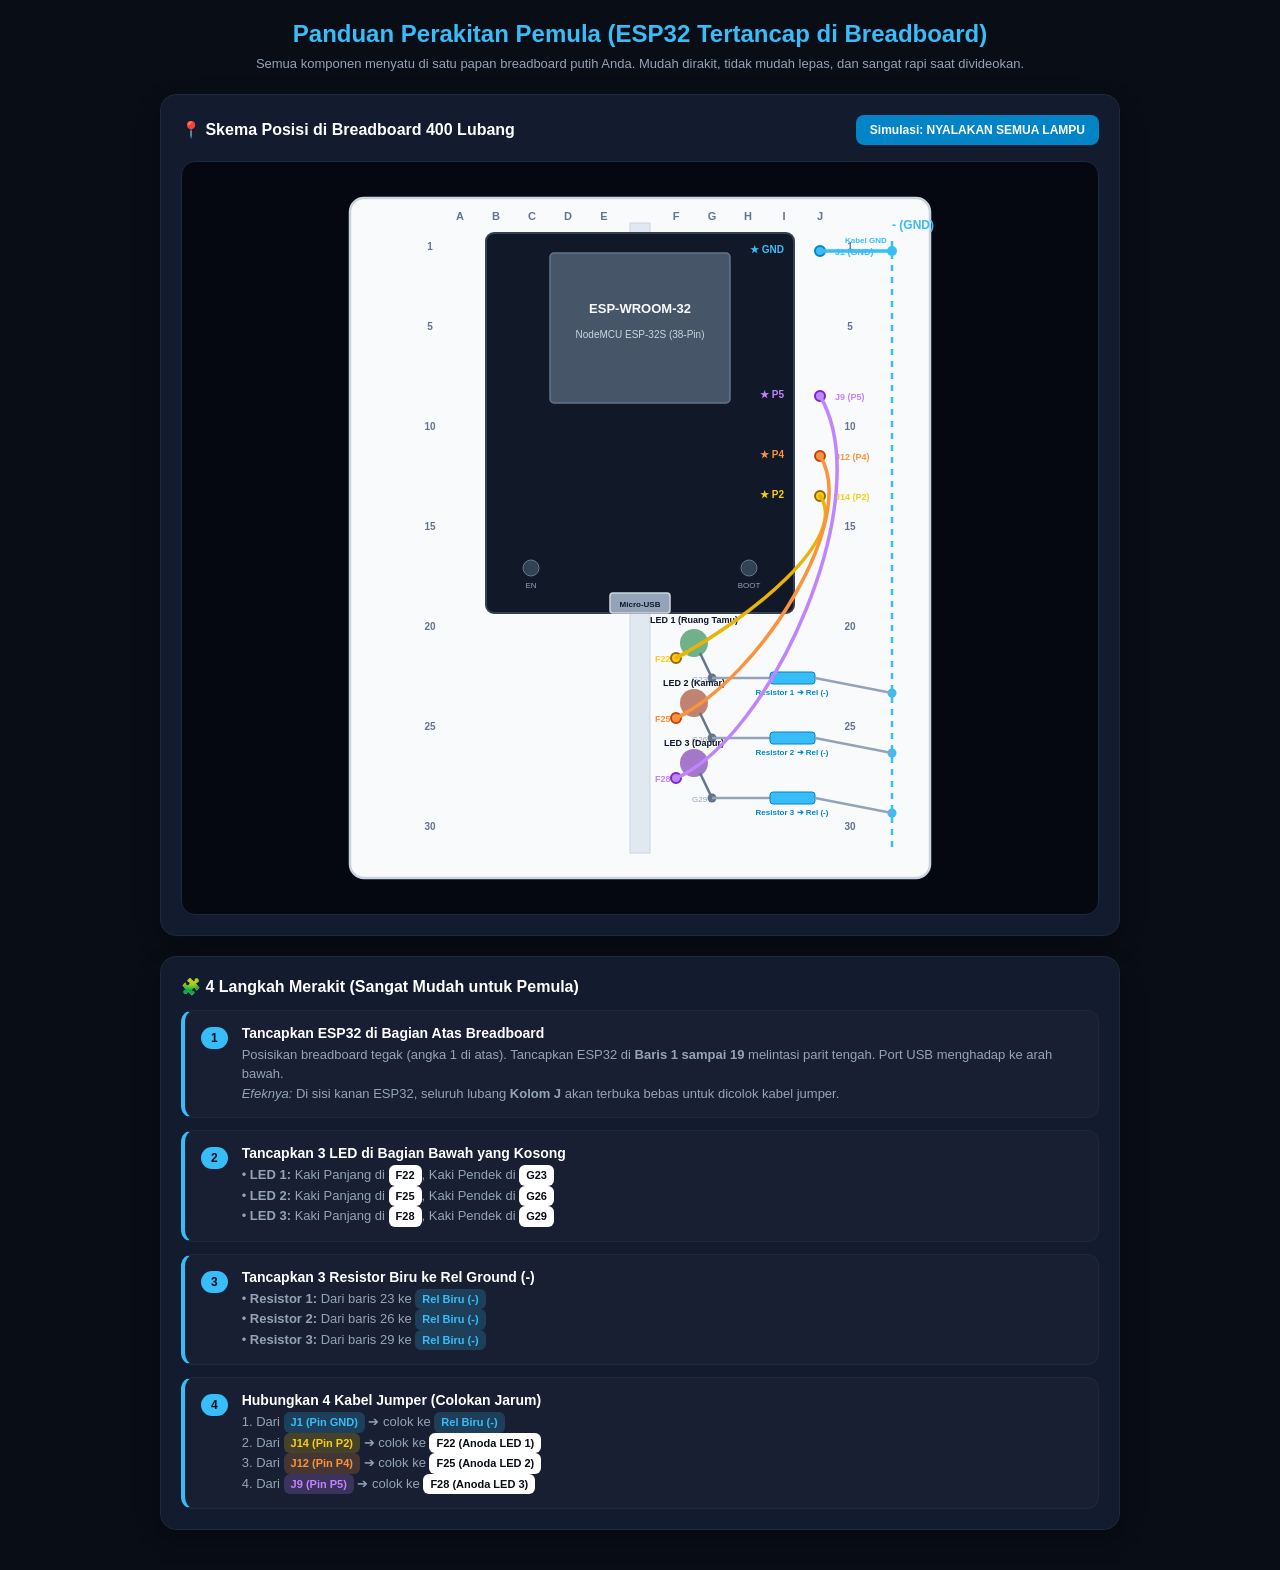
<file: wiring.html>
<!DOCTYPE html>
<html lang="id">
<head>
  <meta charset="UTF-8">
  <meta name="viewport" content="width=device-width, initial-scale=1.0">
  <title>Panduan Wiring Pemula - ESP32 Menyatu di Breadboard</title>
  <style>
    :root {
      --bg: #090d16;
      --card: #131b2e;
      --border: #1e293b;
      --text: #f8fafc;
      --muted: #94a3b8;
      --accent: #38bdf8;
      --p2: #facc15;
      --p4: #fb923c;
      --p5: #c084fc;
      --gnd: #38bdf8;
    }

    * {
      box-sizing: border-box;
      margin: 0;
      padding: 0;
      font-family: -apple-system, BlinkMacSystemFont, "Segoe UI", Roboto, sans-serif;
    }

    body {
      background-color: var(--bg);
      color: var(--text);
      padding: 20px 14px;
      display: flex;
      flex-direction: column;
      align-items: center;
    }

    .container {
      width: 100%;
      max-width: 960px;
    }

    header {
      text-align: center;
      margin-bottom: 20px;
    }

    header h1 {
      font-size: 24px;
      color: var(--accent);
      margin-bottom: 6px;
    }

    header p {
      color: var(--muted);
      font-size: 13px;
      line-height: 1.5;
    }

    /* Card */
    .card {
      background: var(--card);
      border: 1px solid var(--border);
      border-radius: 16px;
      padding: 20px;
      margin-bottom: 20px;
      box-shadow: 0 10px 25px rgba(0,0,0,0.3);
    }

    .card-header {
      display: flex;
      justify-content: space-between;
      align-items: center;
      flex-wrap: wrap;
      gap: 10px;
      margin-bottom: 16px;
    }

    .card-title {
      font-size: 16px;
      font-weight: 700;
      color: #ffffff;
      display: flex;
      align-items: center;
      gap: 8px;
    }

    .btn-sim {
      background: #0284c7;
      color: #ffffff;
      border: none;
      padding: 8px 14px;
      border-radius: 8px;
      font-weight: 600;
      font-size: 12px;
      cursor: pointer;
      transition: all 0.2s;
    }
    .btn-sim:hover { background: #0369a1; }
    .btn-sim.active { background: #dc2626; }

    /* SVG Schematic Wrapper */
    .diagram-wrapper {
      background: #050811;
      border-radius: 14px;
      border: 1px solid var(--border);
      padding: 16px;
      overflow-x: auto;
      display: flex;
      justify-content: center;
    }

    svg {
      min-width: 780px;
      height: 720px;
    }

    /* Checklist Step-by-Step Lego Style */
    .lego-steps {
      display: grid;
      grid-template-columns: 1fr;
      gap: 12px;
      margin-top: 14px;
    }

    .step-card {
      background: rgba(255, 255, 255, 0.02);
      border: 1px solid var(--border);
      border-radius: 12px;
      padding: 14px 16px;
      display: flex;
      gap: 14px;
      align-items: flex-start;
      border-left: 4px solid var(--accent);
    }

    .step-badge {
      background: var(--accent);
      color: #090d16;
      font-weight: 900;
      font-size: 12px;
      padding: 4px 10px;
      border-radius: 999px;
      flex-shrink: 0;
      margin-top: 2px;
    }

    .step-body h4 {
      font-size: 14px;
      color: #ffffff;
      margin-bottom: 4px;
    }

    .step-body p {
      font-size: 13px;
      color: var(--muted);
      line-height: 1.5;
    }

    .pin-pill {
      display: inline-block;
      padding: 2px 7px;
      border-radius: 6px;
      font-weight: 700;
      font-size: 11px;
    }

    .pill-p2 { background: rgba(250, 204, 21, 0.2); color: #facc15; }
    .pill-p4 { background: rgba(251, 146, 60, 0.2); color: #fb923c; }
    .pill-p5 { background: rgba(192, 132, 252, 0.2); color: #c084fc; }
    .pill-gnd { background: rgba(56, 189, 248, 0.2); color: #38bdf8; }
    .pill-hole { background: #ffffff; color: #090d16; font-weight: 900; }
  </style>
</head>
<body>

  <div class="container">
    <header>
      <h1>Panduan Perakitan Pemula (ESP32 Tertancap di Breadboard)</h1>
      <p>Semua komponen menyatu di satu papan breadboard putih Anda. Mudah dirakit, tidak mudah lepas, dan sangat rapi saat divideokan.</p>
    </header>

    <!-- CARD 1: DIAGRAM WIRING LENGKAP -->
    <div class="card">
      <div class="card-header">
        <div class="card-title">
          <span>📍 Skema Posisi di Breadboard 400 Lubang</span>
        </div>
        <button class="btn-sim" id="btnSim" onclick="toggleAllSim()">Simulasi: NYALAKAN SEMUA LAMPU</button>
      </div>

      <div class="diagram-wrapper">
        <svg viewBox="0 0 780 720" id="circuitSvg">
          <defs>
            <filter id="glow" x="-50%" y="-50%" width="200%" height="200%">
              <feGaussianBlur stdDeviation="8" result="blur" />
              <feMerge>
                <feMergeNode in="blur" />
                <feMergeNode in="SourceGraphic" />
              </feMerge>
            </filter>
          </defs>

          <!-- ================= BREADBOARD PUTIH (30 BARIS) ================= -->
          <g transform="translate(100, 20)">
            <!-- Bodi Plastik Breadboard Putih -->
            <rect x="0" y="0" width="580" height="680" rx="14" fill="#f8fafc" stroke="#cbd5e1" stroke-width="2.5"/>

            <!-- Parit Tengah (Center Ravine) -->
            <rect x="280" y="25" width="20" height="630" fill="#e2e8f0" stroke="#cbd5e1" stroke-width="1"/>
            <text x="290" y="340" fill="#94a3b8" font-size="9" font-weight="bold" text-anchor="middle" transform="rotate(-90 290 340)">PARIT TENGAH</text>

            <!-- Huruf Kolom Embossed: A B C D E | F G H I J -->
            <g font-size="11" fill="#64748b" font-weight="900" text-anchor="middle">
              <text x="110" y="22">A</text><text x="146" y="22">B</text><text x="182" y="22">C</text><text x="218" y="22">D</text><text x="254" y="22">E</text>
              <text x="326" y="22">F</text><text x="362" y="22">G</text><text x="398" y="22">H</text><text x="434" y="22">I</text><text x="470" y="22">J</text>
            </g>

            <!-- Nomor Baris Embossed: 1, 5, 10, 15, 20, 25, 30 -->
            <g font-size="10" fill="#64748b" font-weight="bold" text-anchor="middle">
              <text x="80" y="52">1</text>
              <text x="80" y="132">5</text>
              <text x="80" y="232">10</text>
              <text x="80" y="332">15</text>
              <text x="80" y="432">20</text>
              <text x="80" y="532">25</text>
              <text x="80" y="632">30</text>

              <text x="500" y="52">1</text>
              <text x="500" y="132">5</text>
              <text x="500" y="232">10</text>
              <text x="500" y="332">15</text>
              <text x="500" y="432">20</text>
              <text x="500" y="532">25</text>
              <text x="500" y="632">30</text>
            </g>

            <!-- Rel Daya Sisi Kanan (Rel Ground Biru Minus -) -->
            <g transform="translate(530, 35)">
              <text x="12" y="-4" fill="#38bdf8" font-size="12" font-weight="900">- (GND)</text>
              <line x1="12" y1="8" x2="12" y2="615" stroke="#38bdf8" stroke-width="2.5" stroke-dasharray="6"/>
              <!-- Titik Sambungan Ground -->
              <circle cx="12" cy="18" r="5" fill="#38bdf8"/>
              <circle cx="12" cy="460" r="4.5" fill="#38bdf8"/>
              <circle cx="12" cy="520" r="4.5" fill="#38bdf8"/>
              <circle cx="12" cy="580" r="4.5" fill="#38bdf8"/>
            </g>

            <!-- ================= ESP32 DITANCAPKAN DI ATAS BREADBOARD (BARIS 1 s/d 19) ================= -->
            <!-- ESP32 spans from Row 1 to Row 19, pin kiri masuk Kolom B, pin kanan masuk Kolom I -->
            <g transform="translate(136, 35)">
              <!-- Bodi Board ESP32 Menutupi Kolom B s/d I -->
              <rect x="0" y="0" width="308" height="380" rx="8" fill="#111827" stroke="#334155" stroke-width="2"/>
              
              <!-- Metal Shield ESP-WROOM-32 -->
              <rect x="64" y="20" width="180" height="150" rx="4" fill="#475569" stroke="#64748b" stroke-width="1.5"/>
              <text x="154" y="80" fill="#f8fafc" font-size="13" font-weight="bold" text-anchor="middle">ESP-WROOM-32</text>
              <text x="154" y="105" fill="#cbd5e1" font-size="10" text-anchor="middle">NodeMCU ESP-32S (38-Pin)</text>

              <!-- Port Micro-USB di Bagian Bawah Board (Menghadap Baris 19) -->
              <rect x="124" y="360" width="60" height="20" rx="3" fill="#94a3b8" stroke="#cbd5e1" stroke-width="1.5"/>
              <text x="154" y="374" fill="#0f172a" font-size="8" font-weight="bold" text-anchor="middle">Micro-USB</text>

              <!-- Tombol EN & BOOT -->
              <circle cx="45" cy="335" r="8" fill="#334155" stroke="#64748b"/>
              <text x="45" y="355" fill="#94a3b8" font-size="8" text-anchor="middle">EN</text>
              <circle cx="263" cy="335" r="8" fill="#334155" stroke="#64748b"/>
              <text x="263" y="355" fill="#94a3b8" font-size="8" text-anchor="middle">BOOT</text>

              <!-- PINOUT SISI KANAN (Tepat di Kolom I, terhubung ke Kolom J di sampingnya) -->
              <g font-size="9" fill="#cbd5e1" font-weight="bold" text-anchor="end">
                <!-- PIN GND (Baris 1) -->
                <text x="298" y="20" fill="#38bdf8" font-size="10" font-weight="900">★ GND</text>
                <!-- PIN P5 (Baris 9) -->
                <text x="298" y="165" fill="#c084fc" font-size="10" font-weight="900">★ P5</text>
                <!-- PIN P4 (Baris 12) -->
                <text x="298" y="225" fill="#fb923c" font-size="10" font-weight="900">★ P4</text>
                <!-- PIN P2 (Baris 14) -->
                <text x="298" y="265" fill="#facc15" font-size="10" font-weight="900">★ P2</text>
              </g>
            </g>

            <!-- LUBANG KOLOM J TERBUKA (Tempat Anda mencolok kabel di samping ESP32) -->
            <!-- Lubang J1 (Ground) -->
            <circle cx="470" cy="53" r="5" fill="#38bdf8" stroke="#0284c7" stroke-width="2"/>
            <text x="485" y="57" fill="#38bdf8" font-size="9" font-weight="900">J1 (GND)</text>

            <!-- Lubang J9 (Lampu 3) -->
            <circle cx="470" cy="198" r="5" fill="#c084fc" stroke="#7e22ce" stroke-width="2"/>
            <text x="485" y="202" fill="#c084fc" font-size="9" font-weight="900">J9 (P5)</text>

            <!-- Lubang J12 (Lampu 2) -->
            <circle cx="470" cy="258" r="5" fill="#fb923c" stroke="#c2410c" stroke-width="2"/>
            <text x="485" y="262" fill="#fb923c" font-size="9" font-weight="900">J12 (P4)</text>

            <!-- Lubang J14 (Lampu 1) -->
            <circle cx="470" cy="298" r="5" fill="#facc15" stroke="#a16207" stroke-width="2"/>
            <text x="485" y="302" fill="#facc15" font-size="9" font-weight="900">J14 (P2)</text>

            <!-- ================= KABEL JUMPER DARI PIN ESP32 KE BAWAH ================= -->
            <!-- 1. Kabel Ground: Dari Lubang J1 ke Rel Biru (-) -->
            <path d="M 470,53 L 542,53" stroke="#38bdf8" stroke-width="3.5" stroke-linecap="round"/>
            <text x="495" y="45" fill="#38bdf8" font-size="8" font-weight="bold">Kabel GND</text>

            <!-- ================= BAGIAN BAWAH BREADBOARD: TEMPAT 3 LED & 3 RESISTOR ================= -->
            
            <!-- --- SALURAN 1 (LAMPU 1 - BARIS 22 & 23) --- -->
            <g id="ledBlock1">
              <!-- Lubang Anoda F22 -->
              <circle cx="326" cy="460" r="5" fill="#facc15" stroke="#a16207" stroke-width="2"/>
              <text x="305" y="464" fill="#facc15" font-size="9" font-weight="bold">F22</text>
              <!-- Lubang Katoda G23 -->
              <circle cx="362" cy="480" r="4.5" fill="#64748b"/>
              <text x="342" y="484" fill="#94a3b8" font-size="8">G23</text>

              <!-- LED 1 -->
              <circle cx="344" cy="445" r="14" id="bulb1" fill="#15803d" opacity="0.6"/>
              <circle cx="344" cy="445" r="24" id="aura1" fill="#22c55e" opacity="0" filter="url(#glow)"/>
              <path d="M 338,455 L 326,460" stroke="#facc15" stroke-width="2.5"/>
              <path d="M 350,455 L 362,480" stroke="#64748b" stroke-width="2.5"/>
              <text x="344" y="425" fill="#0f172a" font-size="9" font-weight="bold" text-anchor="middle">LED 1 (Ruang Tamu)</text>

              <!-- Resistor 1: Dari Baris 23 ke Rel Ground (-) -->
              <line x1="362" y1="480" x2="420" y2="480" stroke="#94a3b8" stroke-width="2.5"/>
              <rect x="420" y="474" width="45" height="12" rx="3" fill="#38bdf8" stroke="#0284c7" stroke-width="1"/>
              <line x1="465" y1="480" x2="542" y2="495" stroke="#94a3b8" stroke-width="2.5"/>
              <text x="442" y="497" fill="#0284c7" font-size="8" font-weight="bold" text-anchor="middle">Resistor 1 ➔ Rel (-)</text>

              <!-- Kabel Kuning dari J14 (P2) ke F22 -->
              <path id="wire1" d="M 470,298 C 500,340 400,420 326,460" fill="none" stroke="#eab308" stroke-width="3.5" stroke-linecap="round"/>
            </g>

            <!-- --- SALURAN 2 (LAMPU 2 - BARIS 25 & 26) --- -->
            <g id="ledBlock2">
              <circle cx="326" cy="520" r="5" fill="#fb923c" stroke="#c2410c" stroke-width="2"/>
              <text x="305" y="524" fill="#fb923c" font-size="9" font-weight="bold">F25</text>
              <circle cx="362" cy="540" r="4.5" fill="#64748b"/>
              <text x="342" y="544" fill="#94a3b8" font-size="8">G26</text>

              <!-- LED 2 -->
              <circle cx="344" cy="505" r="14" id="bulb2" fill="#9a3412" opacity="0.6"/>
              <circle cx="344" cy="505" r="24" id="aura2" fill="#fb923c" opacity="0" filter="url(#glow)"/>
              <path d="M 338,515 L 326,520" stroke="#fb923c" stroke-width="2.5"/>
              <path d="M 350,515 L 362,540" stroke="#64748b" stroke-width="2.5"/>
              <text x="344" y="488" fill="#0f172a" font-size="9" font-weight="bold" text-anchor="middle">LED 2 (Kamar)</text>

              <!-- Resistor 2 -->
              <line x1="362" y1="540" x2="420" y2="540" stroke="#94a3b8" stroke-width="2.5"/>
              <rect x="420" y="534" width="45" height="12" rx="3" fill="#38bdf8" stroke="#0284c7" stroke-width="1"/>
              <line x1="465" y1="540" x2="542" y2="555" stroke="#94a3b8" stroke-width="2.5"/>
              <text x="442" y="557" fill="#0284c7" font-size="8" font-weight="bold" text-anchor="middle">Resistor 2 ➔ Rel (-)</text>

              <!-- Kabel Oranye dari J12 (P4) ke F25 -->
              <path id="wire2" d="M 470,258 C 510,320 410,480 326,520" fill="none" stroke="#fb923c" stroke-width="3.5" stroke-linecap="round"/>
            </g>

            <!-- --- SALURAN 3 (LAMPU 3 - BARIS 28 & 29) --- -->
            <g id="ledBlock3">
              <circle cx="326" cy="580" r="5" fill="#c084fc" stroke="#7e22ce" stroke-width="2"/>
              <text x="305" y="584" fill="#c084fc" font-size="9" font-weight="bold">F28</text>
              <circle cx="362" cy="600" r="4.5" fill="#64748b"/>
              <text x="342" y="604" fill="#94a3b8" font-size="8">G29</text>

              <!-- LED 3 -->
              <circle cx="344" cy="565" r="14" id="bulb3" fill="#6b21a8" opacity="0.6"/>
              <circle cx="344" cy="565" r="24" id="aura3" fill="#c084fc" opacity="0" filter="url(#glow)"/>
              <path d="M 338,575 L 326,580" stroke="#c084fc" stroke-width="2.5"/>
              <path d="M 350,575 L 362,600" stroke="#64748b" stroke-width="2.5"/>
              <text x="344" y="548" fill="#0f172a" font-size="9" font-weight="bold" text-anchor="middle">LED 3 (Dapur)</text>

              <!-- Resistor 3 -->
              <line x1="362" y1="600" x2="420" y2="600" stroke="#94a3b8" stroke-width="2.5"/>
              <rect x="420" y="594" width="45" height="12" rx="3" fill="#38bdf8" stroke="#0284c7" stroke-width="1"/>
              <line x1="465" y1="600" x2="542" y2="615" stroke="#94a3b8" stroke-width="2.5"/>
              <text x="442" y="617" fill="#0284c7" font-size="8" font-weight="bold" text-anchor="middle">Resistor 3 ➔ Rel (-)</text>

              <!-- Kabel Ungu dari J9 (P5) ke F28 -->
              <path id="wire3" d="M 470,198 C 530,300 420,540 326,580" fill="none" stroke="#c084fc" stroke-width="3.5" stroke-linecap="round"/>
            </g>
          </g>
        </svg>
      </div>
    </div>

    <!-- CARD 2: PANDUAN LANGKAH PEMULA -->
    <div class="card">
      <div class="card-title">
        <span>🧩 4 Langkah Merakit (Sangat Mudah untuk Pemula)</span>
      </div>

      <div class="lego-steps">
        <div class="step-card">
          <div class="step-badge">1</div>
          <div class="step-body">
            <h4>Tancapkan ESP32 di Bagian Atas Breadboard</h4>
            <p>Posisikan breadboard tegak (angka 1 di atas). Tancapkan ESP32 di <b>Baris 1 sampai 19</b> melintasi parit tengah. Port USB menghadap ke arah bawah.<br>
            <i>Efeknya:</i> Di sisi kanan ESP32, seluruh lubang <b>Kolom J</b> akan terbuka bebas untuk dicolok kabel jumper.</p>
          </div>
        </div>

        <div class="step-card">
          <div class="step-badge">2</div>
          <div class="step-body">
            <h4>Tancapkan 3 LED di Bagian Bawah yang Kosong</h4>
            <p>
              • <b>LED 1:</b> Kaki Panjang di <span class="pin-pill pill-hole">F22</span>, Kaki Pendek di <span class="pin-pill pill-hole">G23</span><br>
              • <b>LED 2:</b> Kaki Panjang di <span class="pin-pill pill-hole">F25</span>, Kaki Pendek di <span class="pin-pill pill-hole">G26</span><br>
              • <b>LED 3:</b> Kaki Panjang di <span class="pin-pill pill-hole">F28</span>, Kaki Pendek di <span class="pin-pill pill-hole">G29</span>
            </p>
          </div>
        </div>

        <div class="step-card">
          <div class="step-badge">3</div>
          <div class="step-body">
            <h4>Tancapkan 3 Resistor Biru ke Rel Ground (-)</h4>
            <p>
              • <b>Resistor 1:</b> Dari baris 23 ke <span class="pin-pill pill-gnd">Rel Biru (-)</span><br>
              • <b>Resistor 2:</b> Dari baris 26 ke <span class="pin-pill pill-gnd">Rel Biru (-)</span><br>
              • <b>Resistor 3:</b> Dari baris 29 ke <span class="pin-pill pill-gnd">Rel Biru (-)</span>
            </p>
          </div>
        </div>

        <div class="step-card">
          <div class="step-badge">4</div>
          <div class="step-body">
            <h4>Hubungkan 4 Kabel Jumper (Colokan Jarum)</h4>
            <p>
              1. Dari <span class="pin-pill pill-gnd">J1 (Pin GND)</span> ➔ colok ke <span class="pin-pill pill-gnd">Rel Biru (-)</span><br>
              2. Dari <span class="pin-pill pill-p2">J14 (Pin P2)</span> ➔ colok ke <span class="pin-pill pill-hole">F22 (Anoda LED 1)</span><br>
              3. Dari <span class="pin-pill pill-p4">J12 (Pin P4)</span> ➔ colok ke <span class="pin-pill pill-hole">F25 (Anoda LED 2)</span><br>
              4. Dari <span class="pin-pill pill-p5">J9 (Pin P5)</span> ➔ colok ke <span class="pin-pill pill-hole">F28 (Anoda LED 3)</span>
            </p>
          </div>
        </div>
      </div>
    </div>
  </div>

  <script>
    let isAllOn = false;

    function toggleAllSim() {
      isAllOn = !isAllOn;
      const btn = document.getElementById('btnSim');
      const bulb1 = document.getElementById('bulb1');
      const aura1 = document.getElementById('aura1');
      const wire1 = document.getElementById('wire1');

      const bulb2 = document.getElementById('bulb2');
      const aura2 = document.getElementById('aura2');
      const wire2 = document.getElementById('wire2');

      const bulb3 = document.getElementById('bulb3');
      const aura3 = document.getElementById('aura3');
      const wire3 = document.getElementById('wire3');

      if (isAllOn) {
        btn.innerText = 'Simulasi: MATIKAN SEMUA';
        btn.classList.add('active');

        bulb1.setAttribute('fill', '#22c55e'); bulb1.setAttribute('opacity', '1'); aura1.setAttribute('opacity', '0.9'); wire1.setAttribute('stroke', '#fef08a');
        bulb2.setAttribute('fill', '#fb923c'); bulb2.setAttribute('opacity', '1'); aura2.setAttribute('opacity', '0.9'); wire2.setAttribute('stroke', '#fed7aa');
        bulb3.setAttribute('fill', '#c084fc'); bulb3.setAttribute('opacity', '1'); aura3.setAttribute('opacity', '0.9'); wire3.setAttribute('stroke', '#f3e8ff');
      } else {
        btn.innerText = 'Simulasi: NYALAKAN SEMUA LAMPU';
        btn.classList.remove('active');

        bulb1.setAttribute('fill', '#15803d'); bulb1.setAttribute('opacity', '0.6'); aura1.setAttribute('opacity', '0'); wire1.setAttribute('stroke', '#eab308');
        bulb2.setAttribute('fill', '#9a3412'); bulb2.setAttribute('opacity', '0.6'); aura2.setAttribute('opacity', '0'); wire2.setAttribute('stroke', '#fb923c');
        bulb3.setAttribute('fill', '#6b21a8'); bulb3.setAttribute('opacity', '0.6'); aura3.setAttribute('opacity', '0'); wire3.setAttribute('stroke', '#c084fc');
      }
    }
  </script>
</body>
</html>
</file>
